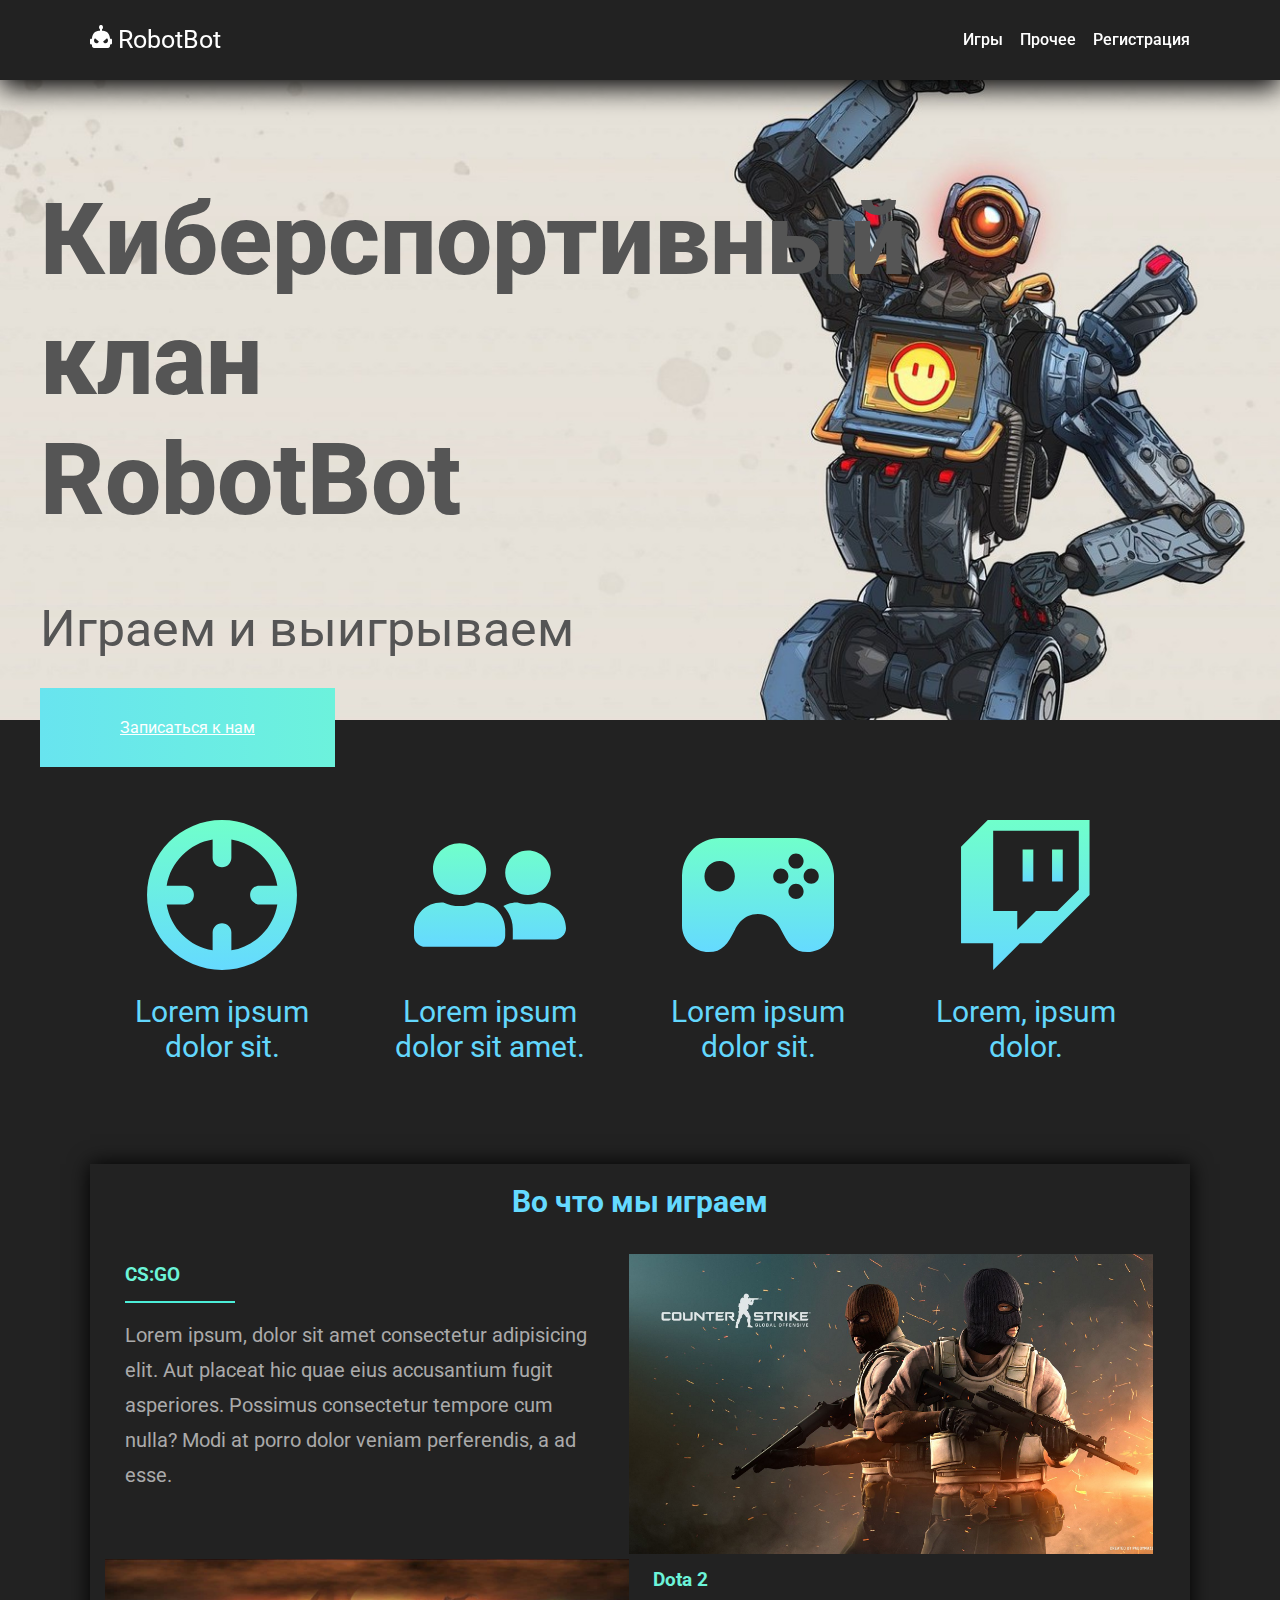
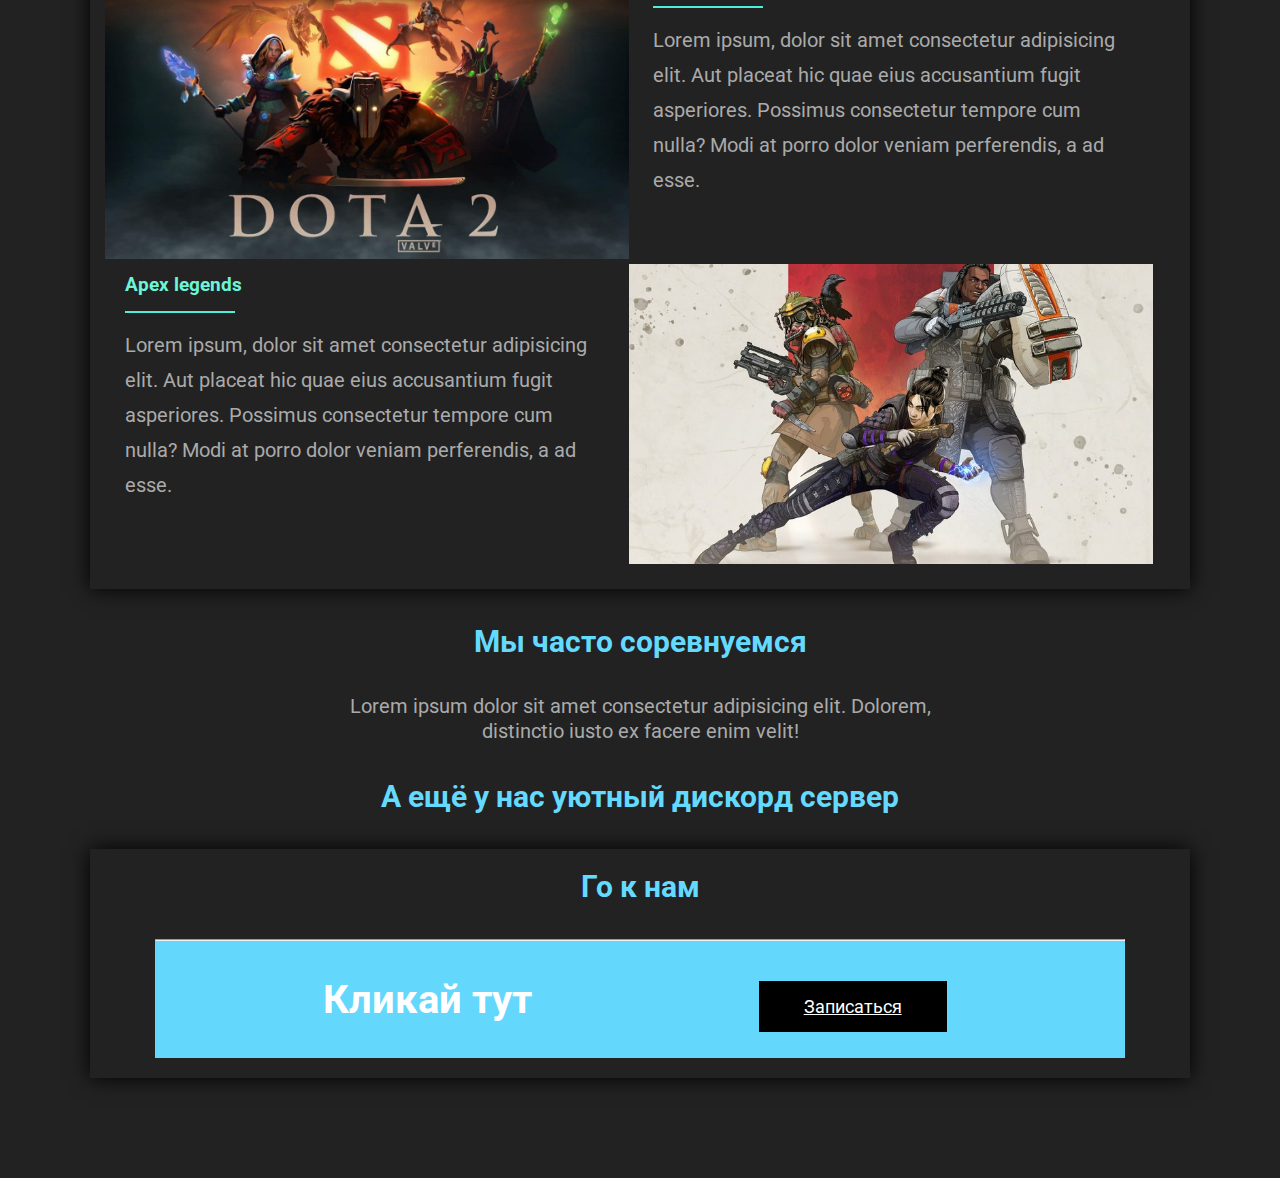
<file: index.html>
<!DOCTYPE html>
<html lang="en">

<head>
    <meta charset="UTF-8">
    <meta name="viewport" content="width=device-width, initial-scale=1.0">
    <link rel="stylesheet" href="style.css">
    <title>Document</title>
</head>

<body>
    <div class="navigation">
        <div class="container">
            <a class="navigation_logo" href="">
                <img src="img/icons/site_logo.svg" alt="logo">
                <span>RobotBot</span>
            </a>
            <div class="navigation_links">
                <a class="navigation_link" href="">Игры</a>
                <a class="navigation_link" href="">Прочее</a>
                <a class="navigation_link" href="">Регистрация</a>
            </div>
        </div>
    </div>
    <div class="header">
        <h1 class="header_title">Киберспортивный клан RobotBot</h1>
        <p class="header_text">Играем и выигрываем</p>
        <a href="form.html" class="header_button">Записаться к нам</a>
    </div>
    <div class="advantages">
        <div class="container">
            <div class="advantages_card">
                <img src="img/icons/scope.svg" alt="">
                <p>Lorem ipsum dolor sit.</p>
            </div>
            <div class="advantages_card">
                <img src="img/icons/friendly.svg" alt="">
                <p>Lorem ipsum dolor sit amet.</p>
            </div>
            <div class="advantages_card">
                <img src="img/icons/joystic.svg" alt="">
                <p>Lorem ipsum dolor sit.</p>
            </div>
            <div class="advantages_card">
                <img src="img/icons/twitch.svg" alt="">
                <p>Lorem, ipsum dolor.</p>
            </div>
        </div>
    </div>
    <div class="games">
        <div class="container games_container">
            <h2 class="section_title games_title">Во что мы играем</h2>
            <div class="games_cards">
                <div class="games_card games_card_1">
                    <div class="games_left">
                        <h3 class="games_card_title">CS:GO</h3>
                        <hr>
                        <p class="section_text">Lorem ipsum, dolor sit amet consectetur adipisicing elit. Aut placeat
                            hic quae eius accusantium fugit asperiores. Possimus consectetur tempore cum nulla? Modi at
                            porro dolor veniam perferendis, a ad esse.</p>
                    </div>
                    <div class="games_right"></div>
                </div>
                <div class="games_card games_card_2">
                    <div class="games_left"></div>
                    <div class="games_right">
                        <h3 class="games_card_title">Dota 2</h3>
                        <hr>
                        <p class="section_text">Lorem ipsum, dolor sit amet consectetur adipisicing elit. Aut placeat
                            hic quae eius accusantium fugit asperiores. Possimus consectetur tempore cum nulla? Modi at
                            porro dolor veniam perferendis, a ad
                            esse.
                        </p>
                    </div>
                </div>
                <div class="games_card games_card_3">
                    <div class="games_left">
                        <h3 class="games_card_title">Apex legends</h3>
                        <hr>
                        <p class="section_text">Lorem ipsum, dolor sit amet consectetur adipisicing elit. Aut placeat
                            hic quae eius accusantium fugit asperiores. Possimus consectetur tempore cum nulla? Modi at
                            porro dolor veniam perferendis, a ad esse.</p>
                    </div>
                    <div class="games_right"></div>
                </div>
            </div>
        </div>
    </div>
    <div class="info">
        <div class="container">
            <h2 class="section_title">Мы часто соревнуемся</h2>
            <p class="section_text info_text">Lorem ipsum dolor sit amet consectetur adipisicing elit. Dolorem,
                distinctio iusto
                ex facere enim velit!</p>
            <h2 class="section_title">А ещё у нас уютный дискорд сервер</h2>
        </div>
    </div>
    <div class="join">
        <div class="container join_container">
            <h2 class="section_title">Го к нам</h2>
            <hr>
            <div class="join_button">
                <div class="join_button_left">
                    <h4 class="join_text">Кликай тут</h4>
                </div>
                <div class="join_button_right">
                    <a href="form.html" class="join_link_button">Записаться</a>
                </div>
            </div>
        </div>
    </div>

</body>

</html>
</file>
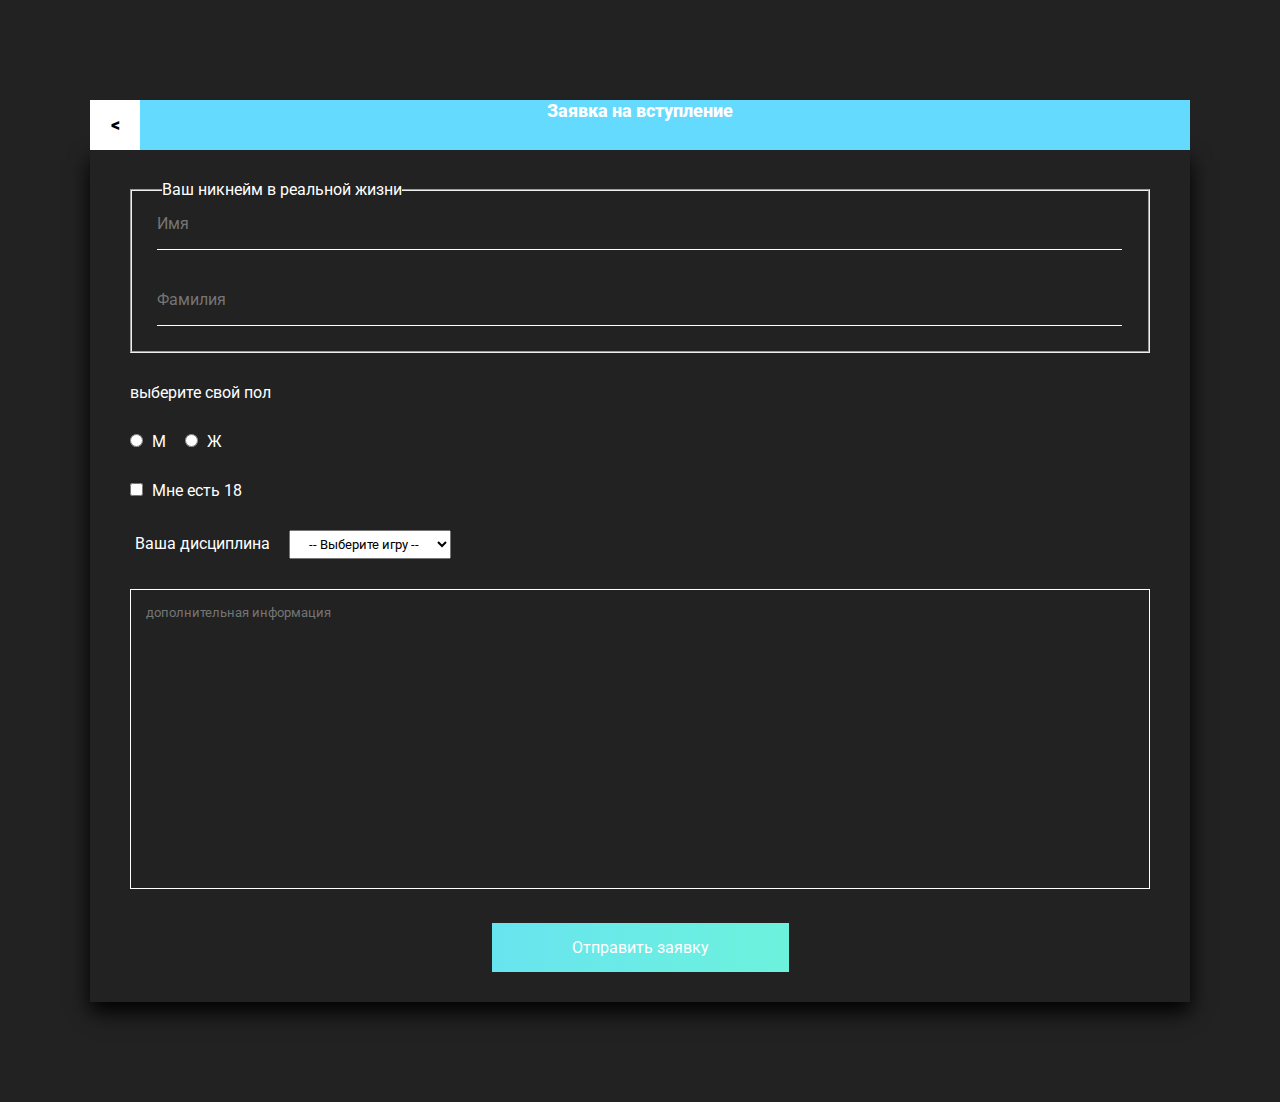
<file: form.html>
<!DOCTYPE html>
<html lang="en">

<head>
    <meta charset="UTF-8">
    <meta name="viewport" content="width=device-width, initial-scale=1.0">
    <link rel="stylesheet" href="style.css">
    <title>form</title>
</head>

<body>
    <form class="form container" action="#">
        <div class="form_header">
            <a class="form_back" href="index.html">
                < </a>
                    <p class="form_title">Заявка на вступление</p>
        </div>
        <div class="form_body">
            <fieldset class="form_fields">
                <legend>Ваш никнейм в реальной жизни</legend>
                <input placeholder="Имя" class="form_input" type="text">
                <input placeholder="Фамилия" class="form_input" type="text">
            </fieldset>
            <div class="form_test">
                <p>выберите свой пол</p>
                <div class="form_question">
                    <input type="radio" id="male" name="drone" />
                    <label for="male">М</label>
                    <input type="radio" id="fmale" name="drone" />
                    <label for="fmale">Ж</label>
                </div>
                <div class="form_question">
                    <input type="checkbox" id="adult" />
                    <label for="adult">Мне есть 18</label>
                </div>
                <div class="form_question">
                    <label for="game-select">Ваша дисциплина</label>
                    <select name="game" id="game">
                        <option value="">-- Выберите игру --</option>
                        <option value="CS:GO">CS:GO</option>
                        <option value="Dota2">Dota2</option>
                        <option value="Apex legends">Apex legends</option>
                    </select>
                </div>
            </div>
            <textarea class="form_textarea" name="" id="" placeholder="дополнительная информация"></textarea>
            <button class="form_button" type="submit">Отправить заявку</button>
        </div>
    </form>
</body>

</html>
</file>
<file: style.css>
@import url("style/null_style.css");
@import url("style/index.css");
@import url("style/form.css");
</file>
